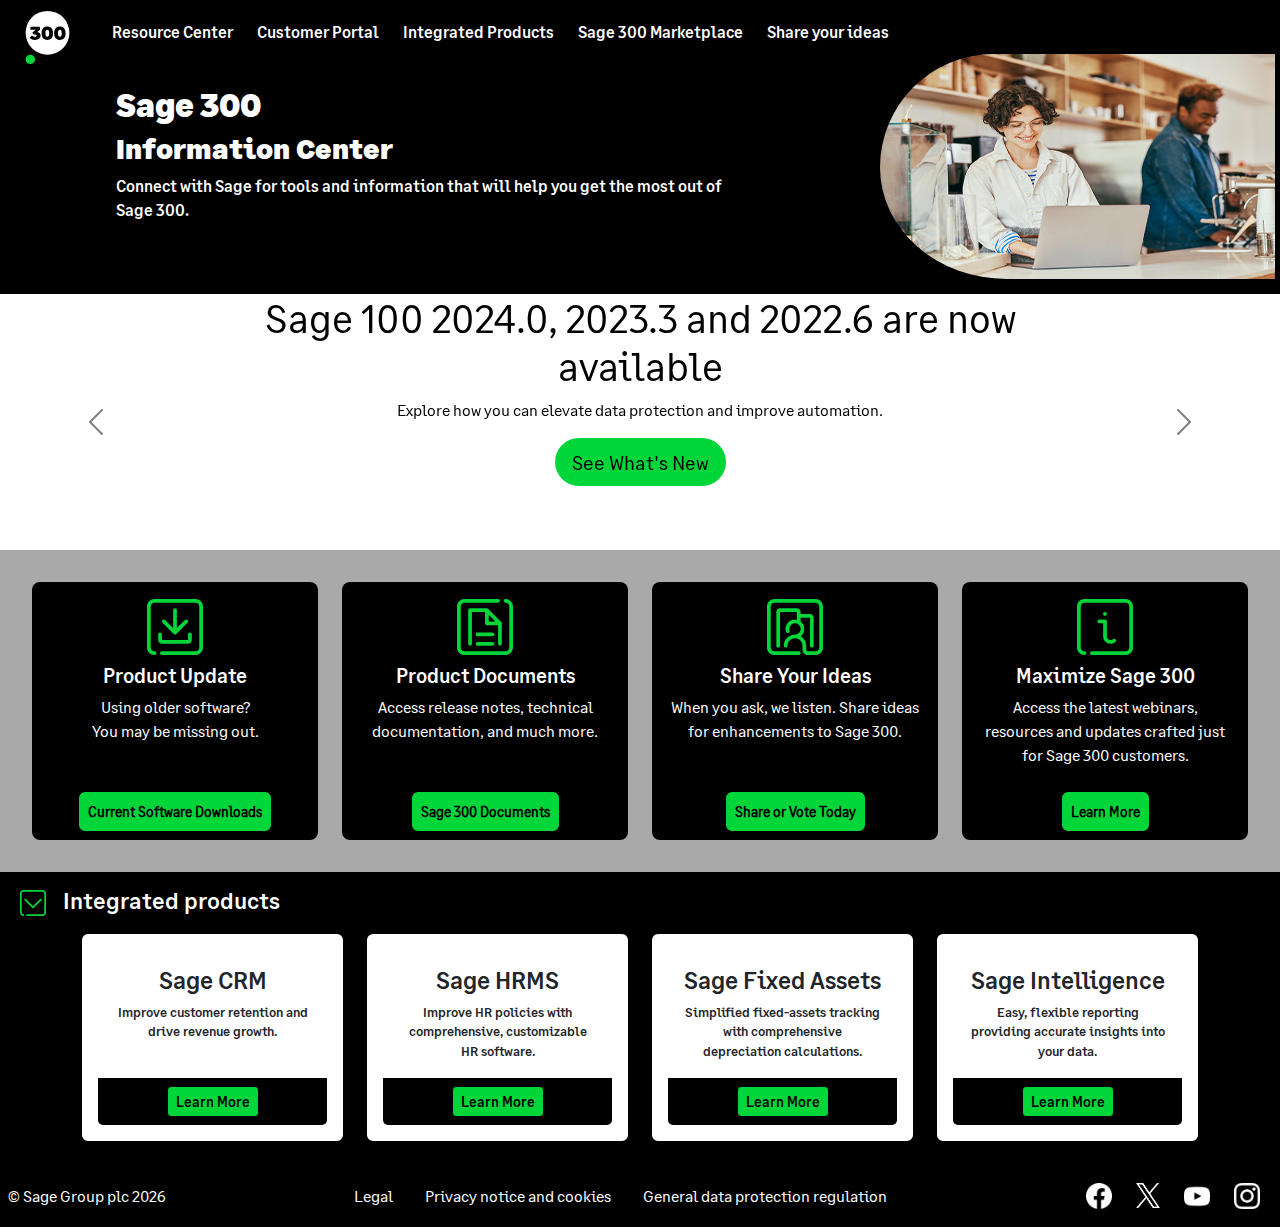
<file: index.html>
<!doctype html>
<html lang="en">

<head>
    <meta charset="utf-8">
    <meta name="viewport" content="width=device-width, initial-scale=1">
    <meta name="description" content="">
    <meta name="author"
        content="version 1.0, Alex Howu"
        >
    <meta http-equiv="Cache-Control" content="no-cache, no-store, must-revalidate, post-check=0, pre-check=0" />
    <meta http-equiv="Expires" content="0" />
    <meta http-equiv="Pragma" content="no-cache" />

    <title>Sage 300 Information Center</title>

    <link rel="icon" type="image/png" href="./assets/images/sageicon32.ico">

    <link href="./assets/css/bootstrap.min.css" rel="stylesheet">

    <link href="./info-center.css" rel="stylesheet">
    <link href="./integrated-products.css" rel="stylesheet">
    <link href="./banner.css" rel="stylesheet">
    <link href="./navbar.css" rel="stylesheet">
    <link href="./carousel.css" rel="stylesheet">
    <link href="./primarycards.css" rel="stylesheet">
    <link href="./footer.css" rel="stylesheet">
    <link href="./accordian.css" rel="stylesheet">

    <script src="./assets/js/bootstrap.bundle.min.js"></script>
    <script src="./assets/js/jquery.min.js"></script>
    <script src="./announce_carousel.js"></script>
    <script src="./accordian.js"></script>
    <script src="./footer.js"></script>


</head>

<body>
    <div id='fixedmenubar'>
        <img class='sagelogo' src='./assets/images/Sage 300cloud-1.svg'>
        <nav>
            <a href="https://communityhub.sage.com/global-resources?GroupId=4&Country=United%20States&ProductId=31" target="_blank">Resource Center</a>
            <a href="https://customers.sagenorthamerica.com/" target="_blank">Customer Portal</a>
            <a href="#integratedproducts">Integrated Products</a>
            <!-- https://help-sage100.na.sage.com/Marketplace/benefits.html" redirects to this url but causes page to be displayed outside Sage 100 -->
            <a href="https://us-marketplace.sage.com/en-US/listing?attr=2689" target="_blank">Sage 300
                Marketplace</a>
            <a href="https://www5.v1ideas.com/TheSageGroupplc/Sage300ERP" target="_blank">Share your ideas</a>
        </nav>
    </div>

    <div id='infocenterheader'>
        <div class='banner-container'>
            <div class='banner-text'>
                <h2>Sage 300</h2>
                <h3>Information Center</h3>
                <p>
                    <a href='https://support.na.sage.com/selfservice/microsites/microsite.do' target="_blank">
                        Connect with Sage for tools and information that will help you get the most out of Sage 300.
                    </a>
                </p>
            </div>
            <img src='./assets/images/InfoCenterImage1.jpg' class='banner-image'>
        </div>
    </div>


    <div id="announcements_carousel" class="carousel slide" >
        <div id="ac_indicators" class="carousel-indicators">
        </div>
        <div id="ac_inner" class="carousel-inner">


        </div>
        <button class="carousel-control-prev" type="button" data-bs-target="#announcements_carousel"
            data-bs-slide="prev">
            <span class="carousel-control-prev-icon" aria-hidden="true"></span>
            <span class="visually-hidden">Previous</span>
        </button>
        <button class="carousel-control-next" type="button" data-bs-target="#announcements_carousel"
            data-bs-slide="next">
            <span class="carousel-control-next-icon" aria-hidden="true"></span>
            <span class="visually-hidden">Next</span>
        </button>
    </div>
<!--  
    <div id="offline_carousel" class="carousel" data-bs-ride="carousel">
        <div class="carousel-indicators">
            <button type="button" data-bs-target="#offline_carousel" data-bs-slide-to="0" class="active"
                aria-current="true" aria-label="Slide 1"></button>
            <button type="button" data-bs-target="#offline_carousel" data-bs-slide-to="1" aria-label="Slide 2"></button>
            <button type="button" data-bs-target="#offline_carousel" data-bs-slide-to="2" aria-label="Slide 3"></button>
        </div>
        <div class="carousel-inner">
            <div class="carousel-item active" data-bs-interval="10000">
                <svg class="bd-placeholder-img" width="100%" height="100%" xmlns="http://www.w3.org/2000/svg"
                    aria-hidden="true" preserveAspectRatio="xMidYMid slice" focusable="false">
                    <rect width="100%" height="100%" fill=" #003349" />
                </svg>

                <div class="container">
                    <div class="carousel-caption text-start">
                        <h1>Get Sage Advice</h1>
                        <p>Business tools and advice from real experts</p>
                        <p><a class="btn btn-lg announce-button" href="https://www.sage.com/en-us/" target="_blank">Seek
                                Advice</a></p>
                    </div>
                </div>
            </div>
            <div class="carousel-item" data-bs-interval="10000">
                <svg class="bd-placeholder-img" width="100%" height="100%" xmlns="http://www.w3.org/2000/svg"
                    aria-hidden="true" preserveAspectRatio="xMidYMid slice" focusable="false">
                    <rect width="100%" height="100%" fill=" #003349" />
                </svg>

                <div class="container">
                    <div class="carousel-caption">
                        <h1>Sage 100 2022 is Available!</h1>
                        <p>View all that Sage 100 2022 release has to offer. </p>
                        <p><a class="btn btn-lg announce-button" href="https://www.sagecity.com" target="_blank">Take a
                                Look</a></p>
                    </div>
                </div>
            </div>
            <div class="carousel-item" data-bs-interval="10000">
                <svg class="bd-placeholder-img" width="100%" height="100%" xmlns="http://www.w3.org/2000/svg"
                    aria-hidden="true" preserveAspectRatio="xMidYMid slice" focusable="false">
                    <rect width="100%" height="100%" fill=" #003349" />
                </svg>

                <div class="container">
                    <div class="carousel-caption text-end">
                        <h1>Sage Partner Cloud </h1>
                        <p>SPC can offload maintenance to the cloud.</p>
                        <p><a class="btn btn-lg announce-button"
                                href="https://www.sage.com/en-us/partners/sage-partner-cloud/" target="_blank">Learn
                                More</a></p>
                    </div>
                </div>
            </div>
        </div>
        <button class="carousel-control-prev" type="button" data-bs-target="#offline_carousel" data-bs-slide="prev">
            <span class="carousel-control-prev-icon" aria-hidden="true"></span>
            <span class="visually-hidden">Previous</span>
        </button>
        <button class="carousel-control-next" type="button" data-bs-target="#offline_carousel" data-bs-slide="next">
            <span class="carousel-control-next-icon" aria-hidden="true"></span>
            <span class="visually-hidden">Next</span>
        </button>
    </div> -->

    <div id='productresources'>
        <div class="row row-cols-1 row-cols-md-4 g-4">
            <div class="col">
                <a href="https://us-kb.sage.com/portal/app/portlets/results/viewsolution.jsp?solutionid=230609135701460" target="_blank">
                    <div class="card h-100 rounded-3 text-center">
                        <div class="card-body">
                            <img src="./assets/icons/30x30_download_green-on-transparent_icon (original).svg"
                                class="card-icon" alt="30x30_download_green-on-transparent_icon">
                            <h5 class="card-title sage">Product Update</h5>
                            <p class="card-text">Using older software?<br>You may be missing out.</p>
                        </div>
                        <div class="card-footer">
                            <button type="button" class="pc-button">Current Software Downloads</button>
                        </div>
                    </div>
                </a>
            </div>

            <div class="col">
                <a href="https://cdn.na.sage.com/docs/en/customer/300erp/documentation.htm" target="_blank">
                    <div class="card h-100 rounded-3 text-center">
                        <div class="card-body">
                            <img src="./assets/icons/30x30_page_green-on-transparent_icon (original).svg"
                                class="card-icon" alt="30x30_page_green-on-transparent_icon">
                            <h5 class="card-title sage">Product Documents</h5>
                            <p class="card-text">Access release notes, technical documentation, and much more.</p>
                        </div>
                        <div class="card-footer">
                            <button type="button" class="pc-button">Sage 300 Documents</button>
                        </div>
                    </div>
                </a>
            </div>
            <div class="col">
                <a href="https://www5.v1ideas.com/TheSageGroupplc/Sage300ERP" target="_blank">
                    <div class="card h-100 rounded-3 text-center">
                        <div class="card-body">
                            <img src="./assets/icons/30x30_building-and-people_green-on-transparent_icon (original).svg"
                                class="card-icon" alt="30x30_building-and-people_green-on-transparent_icon">
                            <h5 class="card-title sage">Share Your Ideas</h5>
                            <p class="card-text">
                                When you ask, we listen. Share ideas for enhancements to Sage 300.
                            </p>
                        </div>
                        <div class="card-footer align-items-bottom">
                            <button type="button" class="pc-button">Share or Vote Today</button>
                        </div>
                    </div>
                </a>
            </div>

            <div class="col">
                <a href="https://www.sage.com/en-us/products/sage-300/customer-resources/" target="_blank">
                    <div class="card h-100 rounded-3 text-center">
                        <div class="card-body">
                            <img src="./assets/icons/30x30_info_green-on-transparent_icon (original).svg"
                                class="card-icon" alt="30x30_info_green-on-transparent_icon">
                            <h5 class="card-title sage">Maximize Sage 300</h5>
                            <p class="card-text">
                                Access the latest webinars, resources and updates crafted just for Sage 300 customers.
                            </p>
                        </div>
                        <div class="card-footer align-items-bottom">
                            <button type="button" class="pc-button">Learn More</button>
                        </div>
                    </div>
                </a>
            </div>
        </div>
    </div>

    <div id='spotlightcontent' style="display:none">
        <p>
            Spotlight Content
        </p>

    </div>


    <button class="accordion" id="ip">
        <img id="ip_down" class="sage-icon" src="./assets/icons/30x30_chevron-down_green-on-transparent_icon.svg">
        <img id="ip_right" class="sage-icon" src="./assets/icons/30x30_chevron-right_green-on-transparent_icon.svg">
        <span class="acc_caption">Integrated products</span></button>
    <div id = "ip_panel" class="panel">
        <div id="integratedproducts">
            <div class="container">
                <div class="row">
                    <div class="col intprod">
                        <div class="card text-center h-100 intcard-card">
                            <div class="card-body">
                                <h4 class="card-title">Sage CRM</h4>
                                <p class="card-text">Improve customer retention and drive revenue growth.</p>
                            </div>
                            <div class="card-footer intcard-footer">
                                  <a href="https://www.sage.com/en-us/products/sage-crm/"class="btn intcard-button btn-sm stretched-link" target="_blank">Learn More</a>
                            </div>
                        </div>
                    </div>
                    <div class="col intprod">
                        <div class="card text-center h-100 intcard-card">
                            <div class="card-body">
                                <h4 class="card-title">Sage HRMS</h4>
                                <p class="card-text">Improve HR policies with comprehensive, customizable HR software.
                                </p>
                            </div>
                            <div class="card-footer intcard-footer">
                                <a href="https://www.sage.com/en-us/products/sage-hrms/"
                                    class="btn intcard-button btn-sm stretched-link" target="_blank">Learn More</a>
                            </div>
                        </div>
                    </div>
                    <div class="col intprod">
                        <div class="card text-center h-100 intcard-card">
                            <div class="card-body">
                                <h4 class="card-title">Sage Fixed Assets</h4>
                                <p class="card-text">Simplified fixed-assets tracking with comprehensive depreciation
                                    calculations.</p>
                            </div>
                            <div class="card-footer intcard-footer">
                                <a href="https://www.sage.com/en-us/products/sage-fixed-assets/"
                                    class="btn intcard-button btn-sm stretched-link" target="_blank">Learn More</a>
                            </div>
                        </div>
                    </div>



                    <div class="col intprod">
                        <div class="card text-center h-100 intcard-card">
                            <div class="card-body">
                                <h4 class="card-title">Sage Intelligence</h4>
                                <p class="card-text">Easy, flexible reporting providing accurate insights into your
                                    data.</p>
                            </div>
                            <div class="card-footer intcard-footer">
                                <a href="https://www.sageintelligence.com/solutions/sage-300/"
                                    class="btn intcard-button btn-sm stretched-link" target="_blank">Learn More</a>
                            </div>
                        </div>
                    </div>
                </div>
            </div>
        </div>
    </div>

    <div class="sage-footer-container">

        <span>&copy; Sage Group plc <span id="sage_copy_year"></span></span>

        <ul class="nav">
            <li class="nav-item sage-links"><a href='https://www.sage.com/en-us/legal/' target="_blank">Legal</a></li>
            <li class="nav-item sage-links">
                <a href='https://www.sage.com/en-us/legal/privacy-and-cookies/' target="_blank">Privacy notice and
                    cookies</a>
            </li>
            <li class="nav-item sage-links">
                <a href='https://www.sage.com/en-us/gdpr/' target="_blank">General data protection regulation</a>
            </li>

        </ul>
        <ul class="nav sage-social">
            <a href="https://www.facebook.com/Sage" target="_blank"><img class="sage-icon"
                    src="assets/icons/logo-facebook.png" alt="Facebook"></a>
            <a href="https://twitter.com/SageUSAmerica" target="_blank"><img class="sage-icon icon-twitter"
                    src="./assets/icons/logo-X.png" alt="Twitter"></a>
            <a href="https://www.youtube.com/c/SageSupport/search?query=sage%20300" target="_blank"><img
                    class="sage-icon" src="./assets/icons/logo-youtube.png" alt="YouTube"></a>
            <a href="https://instagram.com/lifeatsage/" target="_blank"><img class="sage-icon"
                    src="./assets/icons/logo-instagram.png" alt="Instagram"></a>
        </ul>

    </div>
</body>

</html>
</file>
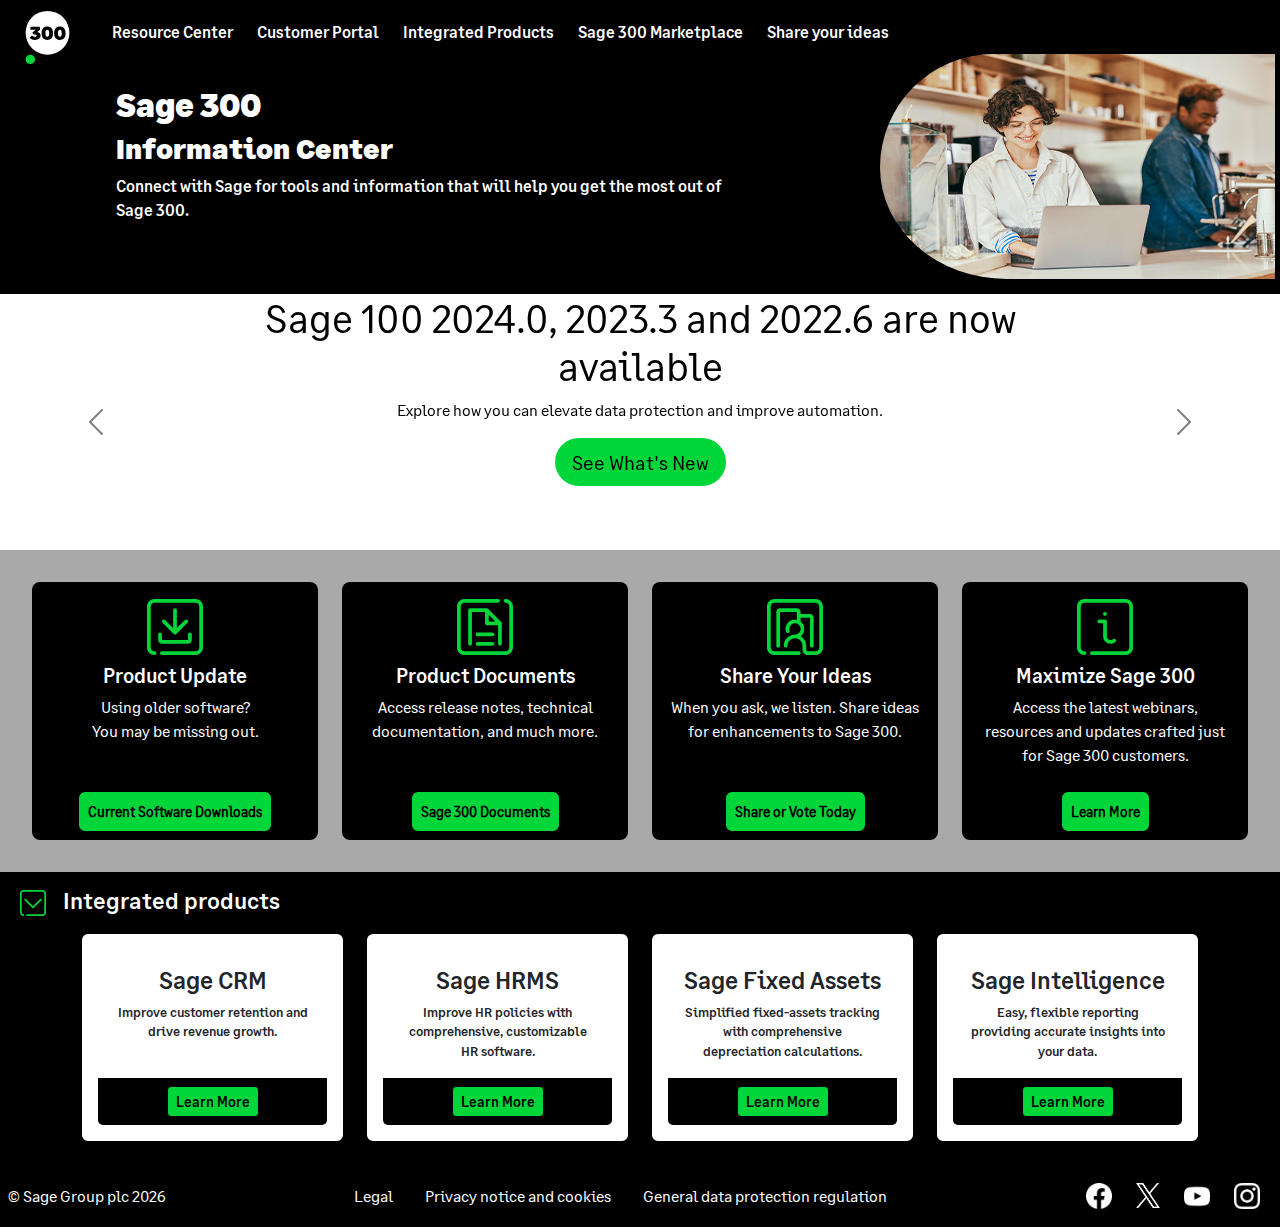
<file: welcome.html>
<!doctype html>
<html lang="en">

<head>
    <meta charset="utf-8">
    <meta name="viewport" content="width=device-width, initial-scale=1">
    <meta name="description" content="">
    <meta name="author"
        content="version 1.0, Alex Howu"
        >
    <meta http-equiv="Cache-Control" content="no-cache, no-store, must-revalidate, post-check=0, pre-check=0" />
    <meta http-equiv="Expires" content="0" />
    <meta http-equiv="Pragma" content="no-cache" />

    <title>Sage 300 Information Center</title>

    <link rel="icon" type="image/png" href="./assets/images/sageicon32.ico">

    <link href="./assets/css/bootstrap.min.css" rel="stylesheet">

    <link href="./info-center.css" rel="stylesheet">
    <link href="./integrated-products.css" rel="stylesheet">
    <link href="./banner.css" rel="stylesheet">
    <link href="./navbar.css" rel="stylesheet">
    <link href="./carousel.css" rel="stylesheet">
    <link href="./primarycards.css" rel="stylesheet">
    <link href="./footer.css" rel="stylesheet">
    <link href="./accordian.css" rel="stylesheet">

    <script src="./assets/js/bootstrap.bundle.min.js"></script>
    <script src="./assets/js/jquery.min.js"></script>
    <script src="./announce_carousel.js"></script>
    <script src="./accordian.js"></script>
    <script src="./footer.js"></script>


</head>

<body>
    <div id='fixedmenubar'>
        <img class='sagelogo' src='./assets/images/Sage 300cloud-1.svg'>
        <nav>
            <a href="https://communityhub.sage.com/global-resources?GroupId=4&Country=United%20States&ProductId=31" target="_blank">Resource Center</a>
            <a href="https://customers.sagenorthamerica.com/" target="_blank">Customer Portal</a>
            <a href="#integratedproducts">Integrated Products</a>
            <!-- https://help-sage100.na.sage.com/Marketplace/benefits.html" redirects to this url but causes page to be displayed outside Sage 100 -->
            <a href="https://us-marketplace.sage.com/en-US/listing?attr=2689" target="_blank">Sage 300
                Marketplace</a>
            <a href="https://www5.v1ideas.com/TheSageGroupplc/Sage300ERP" target="_blank">Share your ideas</a>
        </nav>
    </div>

    <div id='infocenterheader'>
        <div class='banner-container'>
            <div class='banner-text'>
                <h2>Sage 300</h2>
                <h3>Information Center</h3>
                <p>
                    <a href='https://support.na.sage.com/selfservice/microsites/microsite.do' target="_blank">
                        Connect with Sage for tools and information that will help you get the most out of Sage 300.
                    </a>
                </p>
            </div>
            <img src='./assets/images/InfoCenterImage1.jpg' class='banner-image'>
        </div>
    </div>


    <div id="announcements_carousel" class="carousel slide" >
        <div id="ac_indicators" class="carousel-indicators">
        </div>
        <div id="ac_inner" class="carousel-inner">


        </div>
        <button class="carousel-control-prev" type="button" data-bs-target="#announcements_carousel"
            data-bs-slide="prev">
            <span class="carousel-control-prev-icon" aria-hidden="true"></span>
            <span class="visually-hidden">Previous</span>
        </button>
        <button class="carousel-control-next" type="button" data-bs-target="#announcements_carousel"
            data-bs-slide="next">
            <span class="carousel-control-next-icon" aria-hidden="true"></span>
            <span class="visually-hidden">Next</span>
        </button>
    </div>
<!--  
    <div id="offline_carousel" class="carousel" data-bs-ride="carousel">
        <div class="carousel-indicators">
            <button type="button" data-bs-target="#offline_carousel" data-bs-slide-to="0" class="active"
                aria-current="true" aria-label="Slide 1"></button>
            <button type="button" data-bs-target="#offline_carousel" data-bs-slide-to="1" aria-label="Slide 2"></button>
            <button type="button" data-bs-target="#offline_carousel" data-bs-slide-to="2" aria-label="Slide 3"></button>
        </div>
        <div class="carousel-inner">
            <div class="carousel-item active" data-bs-interval="10000">
                <svg class="bd-placeholder-img" width="100%" height="100%" xmlns="http://www.w3.org/2000/svg"
                    aria-hidden="true" preserveAspectRatio="xMidYMid slice" focusable="false">
                    <rect width="100%" height="100%" fill=" #003349" />
                </svg>

                <div class="container">
                    <div class="carousel-caption text-start">
                        <h1>Get Sage Advice</h1>
                        <p>Business tools and advice from real experts</p>
                        <p><a class="btn btn-lg announce-button" href="https://www.sage.com/en-us/" target="_blank">Seek
                                Advice</a></p>
                    </div>
                </div>
            </div>
            <div class="carousel-item" data-bs-interval="10000">
                <svg class="bd-placeholder-img" width="100%" height="100%" xmlns="http://www.w3.org/2000/svg"
                    aria-hidden="true" preserveAspectRatio="xMidYMid slice" focusable="false">
                    <rect width="100%" height="100%" fill=" #003349" />
                </svg>

                <div class="container">
                    <div class="carousel-caption">
                        <h1>Sage 100 2022 is Available!</h1>
                        <p>View all that Sage 100 2022 release has to offer. </p>
                        <p><a class="btn btn-lg announce-button" href="https://www.sagecity.com" target="_blank">Take a
                                Look</a></p>
                    </div>
                </div>
            </div>
            <div class="carousel-item" data-bs-interval="10000">
                <svg class="bd-placeholder-img" width="100%" height="100%" xmlns="http://www.w3.org/2000/svg"
                    aria-hidden="true" preserveAspectRatio="xMidYMid slice" focusable="false">
                    <rect width="100%" height="100%" fill=" #003349" />
                </svg>

                <div class="container">
                    <div class="carousel-caption text-end">
                        <h1>Sage Partner Cloud </h1>
                        <p>SPC can offload maintenance to the cloud.</p>
                        <p><a class="btn btn-lg announce-button"
                                href="https://www.sage.com/en-us/partners/sage-partner-cloud/" target="_blank">Learn
                                More</a></p>
                    </div>
                </div>
            </div>
        </div>
        <button class="carousel-control-prev" type="button" data-bs-target="#offline_carousel" data-bs-slide="prev">
            <span class="carousel-control-prev-icon" aria-hidden="true"></span>
            <span class="visually-hidden">Previous</span>
        </button>
        <button class="carousel-control-next" type="button" data-bs-target="#offline_carousel" data-bs-slide="next">
            <span class="carousel-control-next-icon" aria-hidden="true"></span>
            <span class="visually-hidden">Next</span>
        </button>
    </div> -->

    <div id='productresources'>
        <div class="row row-cols-1 row-cols-md-4 g-4">
            <div class="col">
                <a href="https://us-kb.sage.com/portal/app/portlets/results/viewsolution.jsp?solutionid=230609135701460" target="_blank">
                    <div class="card h-100 rounded-3 text-center">
                        <div class="card-body">
                            <img src="./assets/icons/30x30_download_green-on-transparent_icon (original).svg"
                                class="card-icon" alt="30x30_download_green-on-transparent_icon">
                            <h5 class="card-title sage">Product Update</h5>
                            <p class="card-text">Using older software?<br>You may be missing out.</p>
                        </div>
                        <div class="card-footer">
                            <button type="button" class="pc-button">Current Software Downloads</button>
                        </div>
                    </div>
                </a>
            </div>

            <div class="col">
                <a href="https://cdn.na.sage.com/docs/en/customer/300erp/documentation.htm" target="_blank">
                    <div class="card h-100 rounded-3 text-center">
                        <div class="card-body">
                            <img src="./assets/icons/30x30_page_green-on-transparent_icon (original).svg"
                                class="card-icon" alt="30x30_page_green-on-transparent_icon">
                            <h5 class="card-title sage">Product Documents</h5>
                            <p class="card-text">Access release notes, technical documentation, and much more.</p>
                        </div>
                        <div class="card-footer">
                            <button type="button" class="pc-button">Sage 300 Documents</button>
                        </div>
                    </div>
                </a>
            </div>
            <div class="col">
                <a href="https://www5.v1ideas.com/TheSageGroupplc/Sage300ERP" target="_blank">
                    <div class="card h-100 rounded-3 text-center">
                        <div class="card-body">
                            <img src="./assets/icons/30x30_building-and-people_green-on-transparent_icon (original).svg"
                                class="card-icon" alt="30x30_building-and-people_green-on-transparent_icon">
                            <h5 class="card-title sage">Share Your Ideas</h5>
                            <p class="card-text">
                                When you ask, we listen. Share ideas for enhancements to Sage 300.
                            </p>
                        </div>
                        <div class="card-footer align-items-bottom">
                            <button type="button" class="pc-button">Share or Vote Today</button>
                        </div>
                    </div>
                </a>
            </div>

            <div class="col">
                <a href="https://www.sage.com/en-us/products/sage-300/customer-resources/" target="_blank">
                    <div class="card h-100 rounded-3 text-center">
                        <div class="card-body">
                            <img src="./assets/icons/30x30_info_green-on-transparent_icon (original).svg"
                                class="card-icon" alt="30x30_info_green-on-transparent_icon">
                            <h5 class="card-title sage">Maximize Sage 300</h5>
                            <p class="card-text">
                                Access the latest webinars, resources and updates crafted just for Sage 300 customers.
                            </p>
                        </div>
                        <div class="card-footer align-items-bottom">
                            <button type="button" class="pc-button">Learn More</button>
                        </div>
                    </div>
                </a>
            </div>
        </div>
    </div>

    <div id='spotlightcontent' style="display:none">
        <p>
            Spotlight Content
        </p>

    </div>


    <button class="accordion" id="ip">
        <img id="ip_down" class="sage-icon" src="./assets/icons/30x30_chevron-down_green-on-transparent_icon.svg">
        <img id="ip_right" class="sage-icon" src="./assets/icons/30x30_chevron-right_green-on-transparent_icon.svg">
        <span class="acc_caption">Integrated products</span></button>
    <div id = "ip_panel" class="panel">
        <div id="integratedproducts">
            <div class="container">
                <div class="row">
                    <div class="col intprod">
                        <div class="card text-center h-100 intcard-card">
                            <div class="card-body">
                                <h4 class="card-title">Sage CRM</h4>
                                <p class="card-text">Improve customer retention and drive revenue growth.</p>
                            </div>
                            <div class="card-footer intcard-footer">
                                  <a href="https://www.sage.com/en-us/products/sage-crm/"class="btn intcard-button btn-sm stretched-link" target="_blank">Learn More</a>
                            </div>
                        </div>
                    </div>
                    <div class="col intprod">
                        <div class="card text-center h-100 intcard-card">
                            <div class="card-body">
                                <h4 class="card-title">Sage HRMS</h4>
                                <p class="card-text">Improve HR policies with comprehensive, customizable HR software.
                                </p>
                            </div>
                            <div class="card-footer intcard-footer">
                                <a href="https://www.sage.com/en-us/products/sage-hrms/"
                                    class="btn intcard-button btn-sm stretched-link" target="_blank">Learn More</a>
                            </div>
                        </div>
                    </div>
                    <div class="col intprod">
                        <div class="card text-center h-100 intcard-card">
                            <div class="card-body">
                                <h4 class="card-title">Sage Fixed Assets</h4>
                                <p class="card-text">Simplified fixed-assets tracking with comprehensive depreciation
                                    calculations.</p>
                            </div>
                            <div class="card-footer intcard-footer">
                                <a href="https://www.sage.com/en-us/products/sage-fixed-assets/"
                                    class="btn intcard-button btn-sm stretched-link" target="_blank">Learn More</a>
                            </div>
                        </div>
                    </div>



                    <div class="col intprod">
                        <div class="card text-center h-100 intcard-card">
                            <div class="card-body">
                                <h4 class="card-title">Sage Intelligence</h4>
                                <p class="card-text">Easy, flexible reporting providing accurate insights into your
                                    data.</p>
                            </div>
                            <div class="card-footer intcard-footer">
                                <a href="https://www.sageintelligence.com/solutions/sage-300/"
                                    class="btn intcard-button btn-sm stretched-link" target="_blank">Learn More</a>
                            </div>
                        </div>
                    </div>
                </div>
            </div>
        </div>
    </div>

    <div class="sage-footer-container">

        <span>&copy; Sage Group plc <span id="sage_copy_year"></span></span>

        <ul class="nav">
            <li class="nav-item sage-links"><a href='https://www.sage.com/en-us/legal/' target="_blank">Legal</a></li>
            <li class="nav-item sage-links">
                <a href='https://www.sage.com/en-us/legal/privacy-and-cookies/' target="_blank">Privacy notice and
                    cookies</a>
            </li>
            <li class="nav-item sage-links">
                <a href='https://www.sage.com/en-us/gdpr/' target="_blank">General data protection regulation</a>
            </li>

        </ul>
        <ul class="nav sage-social">
            <a href="https://www.facebook.com/Sage" target="_blank"><img class="sage-icon"
                    src="assets/icons/logo-facebook.png" alt="Facebook"></a>
            <a href="https://twitter.com/SageUSAmerica" target="_blank"><img class="sage-icon icon-twitter"
                    src="./assets/icons/logo-X.png" alt="Twitter"></a>
            <a href="https://www.youtube.com/c/SageSupport/search?query=sage%20300" target="_blank"><img
                    class="sage-icon" src="./assets/icons/logo-youtube.png" alt="YouTube"></a>
            <a href="https://instagram.com/lifeatsage/" target="_blank"><img class="sage-icon"
                    src="./assets/icons/logo-instagram.png" alt="Instagram"></a>
        </ul>

    </div>
</body>

</html>
</file>
<file: info-center.css>
:root {
    --bs-body-bg: darkgrey;
}
@font-face {
    font-family: 'sage-headline-black';
    src: local('sage-headline-black'), url(./assets/fonts/Sage_Headline-Black.woff2) format('woff2');
}

@font-face {
    font-family: 'sage-text-regular';
    src: local('sage-text-regular'), url(./assets/fonts/Sage_Text-Regular.woff2) format('woff2');
    
}

@font-face {
    font-family: 'sage-text-bold';
    src: local('sage-text-bold'), url(./assets/fonts/Sage_Text-Bold.woff2) format('woff2'); 
}

@font-face {
    font-family: 'sage-text-medium';
    src: local('sage-text-medium'), url(./assets/fonts/Sage_Text-Medium.woff2) format('woff2'); 
}
body{
    font-family: 'sage-text-regular';
}
#infocenterheader {
    font-family: 'sage-headline-black';

}

#fixedmenubar {
    font-family: 'sage-text-medium';
    color: white; 
    background-color: black;
}


.sage-icon {
    width: 50px;
    height: auto;
    padding: 10px 12px;
}
</file>
<file: integrated-products.css>
#integratedproducts {
    font-size: small;
    font-family: 'sage-text-medium';
    background-color: black;
    padding-top: 0rem;
    padding-bottom: 1rem;
}

.intcard-card {
    border-color: white;
    border-width: 1rem;
}

.intcard-footer {
    background-color: black;
    border-color: white;
    color: white;
}
.col.intprod {
    padding-bottom: 1rem;
}
#integratedproducts a {
    background-color: #00d639; 
    border-color: black;
    color: black; 
    font-family: 'sage-text-medium';
}
</file>
<file: banner.css>
.banner-container {
  display: flex;
  background-color: black;
  flex-direction: row;
  height: 240px;
}

.banner-text {
  width: 60%;
  padding: 2rem 1.5rem  3.5rem  7.25rem;
  text-align: left;
  color: white;
}

.banner-image {
  width: 400px;
  height: auto;
  object-fit: fill;
  object-position: -5px 50%;
  border-bottom-left-radius: 195px;
  border-top-left-radius: 175px;
  padding-bottom: 15px;
  overflow: hidden;
  margin-left: auto
}

 .banner-text a { 
  text-decoration: none;
  color: white;
  font-family: 'sage-text-medium'
}
</file>
<file: navbar.css>
nav {
  overflow: hidden;
  background-color: black;
  color: white;
  /* margin-left: 5%; */
  padding-left: 100px;
}
.sagelogo {
  position: absolute;
  left: 10px;
  margin-bottom: 10px;
  height: 75px;
  width: auto;
}
nav a {
  float: left;
  color: white;
  margin-top: 10px;
  text-align: center;
  padding: 10px 12px;
  text-decoration: none;
  font-family: 'sage-text-medium';
}
nav a:link, a:visited { 
  color: white;
}

nav a:hover {
  color: #00d639 !important;
  font-family: 'sage-text-medium' !important;
}

nav :active { 
  color: white;
}
</file>
<file: carousel.css>
/* CUSTOMIZE THE CAROUSEL
-------------------------------------------------- */

/* Carousel base class */
/* .carousel {
    margin-bottom: 1rem;
} */

/* Since positioning the image, we need to help out the caption */
.carousel-caption {
    bottom: 3rem;
    z-index: 10;
    color: black;
    padding-bottom: 0rem !important;
}

/* Declare heights because of positioning of img element */
.carousel-item {
    height: 16rem;

}

.bd-placeholder-img {
    font-size: 1.125rem;
    text-anchor: middle;
    -webkit-user-select: none;
    -moz-user-select: none;
    user-select: none;
  }

  .announce-button {
    border-radius: 24px;
    background-color:#00D639 !important;
    color: black !important; 
    
  }
  .announce-button:hover {
    color: black; 
    background-color: #00D639 !important;
  }

  .carousel-item g {
    stroke: rgba(0,0,0,0.5);
  }
  .carousel-item rect {
    fill: white;
    color: black;
  }
  .carousel-control-next-icon {
    background-image: url("data:image/svg+xml,%3csvg xmlns='http://www.w3.org/2000/svg' viewBox='0 0 16 16' fill='%23000'%3e%3cpath d='M4.646 1.646a.5.5 0 0 1 .708 0l6 6a.5.5 0 0 1 0 .708l-6 6a.5.5 0 0 1-.708-.708L10.293 8 4.646 2.354a.5.5 0 0 1 0-.708z'/%3e%3c/svg%3e") !important;

  }
  .carousel-control-prev-icon {
    background-image: url("data:image/svg+xml,%3csvg xmlns='http://www.w3.org/2000/svg' viewBox='0 0 16 16' fill='%23000'%3e%3cpath d='M11.354 1.646a.5.5 0 0 1 0 .708L5.707 8l5.647 5.646a.5.5 0 0 1-.708.708l-6-6a.5.5 0 0 1 0-.708l6-6a.5.5 0 0 1 .708 0z'/%3e%3c/svg%3e") !important;

  }
</file>
<file: primarycards.css>
#productresources a {
color: black;
text-decoration:none;
font-weight: normal;
} 


.card-icon {
width: 5em;
height: 4em;
padding-bottom: 0.5em;
}

#productresources {
    margin: 2rem;
}
.card-title.sage {
    font-family:'sage-text-medium';
}

.pc-button {
    color: black;
    background-color: #00d639;
    font-weight: bold;
    padding: 0.5em;
    font-size: 14px;
    border-radius: 6px;
    border:2px solid #00d639;
 }
 #productresources .card {
    background-color: black;
    color: white;
 }
</file>
<file: footer.css>
.sage-footer-container {
    background-color:black;
    color: white !important;
    width: 100%;
    padding: 0rem 0.5rem 0.5rem 0.5rem;
    display: flex; 
    justify-content: space-between;
    align-items: center;

}
.nav.sage-footer {
    color: white !important;

}
.nav-item.sage-links {
    padding-left:1rem;
    padding-right: 1rem; 
}
.nav-item.sage-links a:link, a:visited, a:active {
    color: white;
    text-decoration:none;
}
.nav-item.sage-links a:hover {
    color: #00d639 !important;
}
.nav sage-social {
    fill: white !important; 
}

.sage-icon.icon-twitter {
    width: 48px !important;
}
</file>
<file: accordian.css>
.accordion {
  background-color: black;
  color: white;
  cursor: pointer;
  padding: .5rem;
  padding-left: .5rem;
  width: 100%;
  border: none;
  text-align: left;
  outline: none;
  font-size: 23px;
  transition: 0.4s;
  font-family: 'sage-text-medium';
  font-weight: regular;
}

.active,
.accordion:hover {
  background-color: black;
}


.panel {
  background-color: white;
  overflow: hidden;
  transition: max-height 0.2s ease-out;
}

.acc-caption {
  padding-left: 1rem; 
}
</file>
